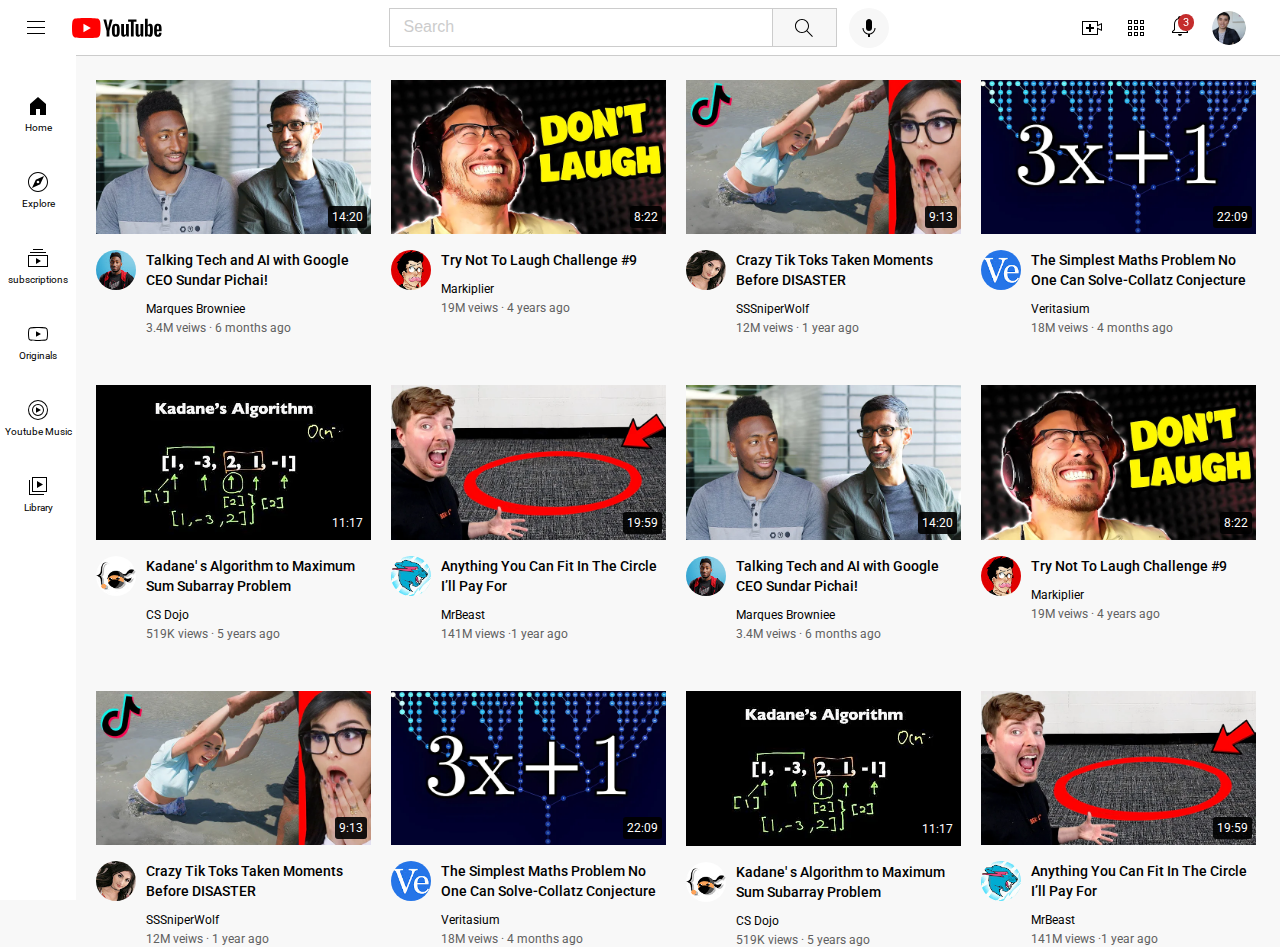
<file: index.html>
<!DOCTYPE html>

<html>
<head>
  <meta http-equiv="CONTENT-TYPE" content="text/html; charset=UTF-8">
  <title>youtube.com</title>
  <link rel="icon" type="image/x-icon" href="images/youtube-logo-title.avif">
  <link rel="preconnect" href="https://fonts.googleapis.com">
<link rel="preconnect" href="https://fonts.gstatic.com" crossorigin>
<link href="https://fonts.googleapis.com/css2?family=Roboto:ital,wght@0,100;0,300;0,400;0,500;0,700;0,900;1,100;1,300;1,400;1,500;1,700;1,900&display=swap" rel="stylesheet">
<link rel="stylesheet" href="styles/header.css">
<link rel="stylesheet" href="styles/sidebar.css">
<link rel="stylesheet" href="styles/general.css">
<link rel="stylesheet" href="styles/vedio.css">
  
</head>
<body>
     <div class="header">
          <div class="left-section">
            <img class="Hamburg-menu"src="images/hamburger-menu.svg"> 
            <img class="youtube-logo"src="images/youtube-logo.svg">
            </div>
          <div class="middel-section">
            <input class="search-box" type="text" placeholder="Search">
            
              <button class="search-button">
                <img class="search-icon" src="images/search.svg">  
                <div class="tooltip">Search</div> 
              </button>
                
           
               <button class="voice-button">
            <img class="voice-search-icon" src="images/voice-search-icon.svg">
               <div class="tooltip">search with your voice</div> 
            </button>
          </div>
          <div class="right-section">
            <div class="upload-icon-container">
              <img class="upload-icon" src="images/upload.svg">
              <div class="tooltip">create</div>
            </div>
              <img class="youtube-apps-icon" src="images/youtube-apps.svg"> 
             <div class="notifications">
              <img class="notification-icon" src="images/notifications.svg">
              <div >3</div>
            
            </div>
              <img class="my-channel-icon" src="images/my-channel.jpeg">
          </div>
      </div>
      <div class="side-bar">
            <div  class="side-bar-link"ss>
              <img src="images/home.svg">
              <div>Home</div>
            </div>
              
            <div class="side-bar-link">
              <img src="images/explore.svg">
              <div>Explore</div>
            </div>
            <div class="side-bar-link">
              <img src="images/subscriptions.svg">
              <div>subscriptions</div>
            </div>
          
            <div class="side-bar-link">
              <img src="images/originals.svg">
              <div>Originals</div>
            </div>
          
          <div class="side-bar-link">
            <img src="images/youtube-music.svg">
            <div>Youtube Music</div>
          </div>
          
            <div class="side-bar-link">
              <img src="images/library.svg">
              <div>Library</div>
            </div>
            
            
        </div>
        
      <div class="vedio-grid">
          
        
        <div class="vedio-preveiw">
          <div class="thumbnail-row">
            <img class="thumbnail" src="images/thumbnail-1.webp">
            <div class="vedio-time">14:20</div>
          </div>
          <div class="vedio-info-grid">
              <div class="channel-picture">
                <img class="profile-picture" src="images/channel-1.jpeg"> 
              </div>
              <div class="vedio-info">
                  <p class="vedio-title">
                Talking Tech and AI with Google CEO Sundar Pichai!
              </p>
              <p class="vedio-author">
                Marques Browniee
              </p>
              <p class="vedio-stats">
                3.4M veiws &#183; 6 months ago 
              </p>
              </div>
          </div>
        </div>
        
        <div class="vedio-preveiw">
          <div class="thumbnail-row">
          <img class="thumbnail" src="images/thumbnail-2.webp">
          <div class="vedio-time">8:22</div>
          </div>
          <div class="vedio-info-grid">
            <div class="channel-picture">
              <img class="profile-picture" src="images/channel-2.jpeg">
            </div>
            <div class="vedio-info">
              <p class="vedio-title">
            Try Not To Laugh Challenge #9 
          </p>
          <p class="vedio-author">
            Markiplier
          </p>
          <p class="vedio-stats">
            19M veiws &#183; 4 years ago 
          </p>
            </div>   
          </div>
        </div>
        <div class="vedio-preveiw">
          <div class="thumbnail-row">
            <img class="thumbnail" src="images/thumbnail-3.webp">
            <div class="vedio-time">9:13</div>
          </div>
          <div class="vedio-info-grid">
            <div class="channel-picture">
              <img class="profile-picture" src="images/channel-3.jpeg"> 
            </div>
            <div class="vedio-info">
              <p class="vedio-title">
                Crazy Tik Toks Taken Moments Before DISASTER
              </p>
              <p class="vedio-author">
                SSSniperWolf
              </p>
              <p class="vedio-stats">
                12M veiws &#183; 1 year ago
              </p>
            </div> 
          </div>
        </div>
        
        <div class="vedio-preveiw">
          <div class="thumbnail-row">
          <img class="thumbnail" src="images/thumbnail-4.webp">
          <div class="vedio-time">22:09</div>
          </div>
          <div class="vedio-info-grid">
            <div class="channel-picture">
              <img class="profile-picture" src="images/channel-4.jpeg">
            </div>
            <div class="vedio-info">
              <p class="vedio-title">
              The Simplest Maths Problem No One Can Solve-Collatz Conjecture
            </p>
            <p class="vedio-author">
              Veritasium
            </p>
            <p class="vedio-stats">
            18M veiws &#183; 4 months ago 
            </p>
            </div>   
          </div>
        </div>
        <div class="vedio-preveiw">
          <div class="thumbnail-row">
          <img class="thumbnail" src="images/thumbnail-5.webp">
          <div class="vedio-time">11:17</div>
          </div>
          <div class="vedio-info-grid">
            <div class="channel-picture">
              <img class="profile-picture" src="images/channel-5.jpeg">
            </div>
            <div class="vedio-info">
              <p class="vedio-title">
              Kadane&apos;
      s Algorithm to Maximum Sum Subarray Problem
            </p>
            <p class="vedio-author">
              CS Dojo
            </p>
            <p class="vedio-stats">
            519K views &#183; 5 years ago 
            </p>
            </div>   
          </div>
        </div>
        <div class="vedio-preveiw">
          <div class="thumbnail-row">
          <img class="thumbnail" src="images/thumbnail-6.webp">
          <div class="vedio-time">19:59</div>
          </div>
          <div class="vedio-info-grid">
            <div class="channel-picture">
              <img class="profile-picture" src="images/channel-6.jpeg">
            </div>
            <div class="vedio-info">
              <p class="vedio-title">
              Anything You Can Fit In The Circle I’ll Pay For
            </p>
            <p class="vedio-author">
              MrBeast
            </p>
            <p class="vedio-stats">
              141M views &#183;1 year ago
            </p>
            </div>   
          </div>
        </div><div class="vedio-preveiw">
          <div class="thumbnail-row">
            <img class="thumbnail" src="images/thumbnail-1.webp">
            <div class="vedio-time">14:20</div>
          </div>
          <div class="vedio-info-grid">
              <div class="channel-picture">
                <img class="profile-picture" src="images/channel-1.jpeg"> 
              </div>
              <div class="vedio-info">
                  <p class="vedio-title">
                Talking Tech and AI with Google CEO Sundar Pichai!
              </p>
              <p class="vedio-author">
                Marques Browniee
              </p>
              <p class="vedio-stats">
                3.4M veiws &#183; 6 months ago 
              </p>
              </div>
          </div>
        </div>
        
        <div class="vedio-preveiw">
          <div class="thumbnail-row">
          <img class="thumbnail" src="images/thumbnail-2.webp">
          <div class="vedio-time">8:22</div>
          </div>
          <div class="vedio-info-grid">
            <div class="channel-picture">
              <img class="profile-picture" src="images/channel-2.jpeg">
            </div>
            <div class="vedio-info">
              <p class="vedio-title">
            Try Not To Laugh Challenge #9 
          </p>
          <p class="vedio-author">
            Markiplier
          </p>
          <p class="vedio-stats">
            19M veiws &#183; 4 years ago 
          </p>
            </div>   
          </div>
        </div>
        <div class="vedio-preveiw">
          <div class="thumbnail-row">
            <img class="thumbnail" src="images/thumbnail-3.webp">
            <div class="vedio-time">9:13</div>
          </div>
          <div class="vedio-info-grid">
            <div class="channel-picture">
              <img class="profile-picture" src="images/channel-3.jpeg"> 
            </div>
            <div class="vedio-info">
              <p class="vedio-title">
                Crazy Tik Toks Taken Moments Before DISASTER
              </p>
              <p class="vedio-author">
                SSSniperWolf
              </p>
              <p class="vedio-stats">
                12M veiws &#183; 1 year ago
              </p>
            </div> 
          </div>
        </div>
        
        <div class="vedio-preveiw">
          <div class="thumbnail-row">
          <img class="thumbnail" src="images/thumbnail-4.webp">
          <div class="vedio-time">22:09</div>
          </div>
          <div class="vedio-info-grid">
            <div class="channel-picture">
              <img class="profile-picture" src="images/channel-4.jpeg">
            </div>
            <div class="vedio-info">
              <p class="vedio-title">
              The Simplest Maths Problem No One Can Solve-Collatz Conjecture
            </p>
            <p class="vedio-author">
              Veritasium
            </p>
            <p class="vedio-stats">
            18M veiws &#183; 4 months ago 
            </p>
            </div>   
          </div>
        </div>
        <div class="vedio-preveiw">
          <div class="thumbnail-row">
          <img class="thumbnail" src="images/thumbnail-5.webp">
          <div class="vedio-time">11:17</div>
          </div>
          <div class="vedio-info-grid">
            <div class="channel-picture">
              <img class="profile-picture" src="images/channel-5.jpeg">
            </div>
            <div class="vedio-info">
              <p class="vedio-title">
              Kadane&apos;
      s Algorithm to Maximum Sum Subarray Problem
            </p>
            <p class="vedio-author">
              CS Dojo
            </p>
            <p class="vedio-stats">
            519K views &#183; 5 years ago 
            </p>
            </div>   
          </div>
        </div>
        <div class="vedio-preveiw">
          <div class="thumbnail-row">
          <img class="thumbnail" src="images/thumbnail-6.webp">
          <div class="vedio-time">19:59</div>
          </div>
          <div class="vedio-info-grid">
            <div class="channel-picture">
              <img class="profile-picture" src="images/channel-6.jpeg">
            </div>
            <div class="vedio-info">
              <p class="vedio-title">
              Anything You Can Fit In The Circle I’ll Pay For
            </p>
            <p class="vedio-author">
              MrBeast
            </p>
            <p class="vedio-stats">
              141M views &#183;1 year ago
            </p>
            </div>   
          </div>
        </div>
      </div>
 
</body>
</html>
</file>
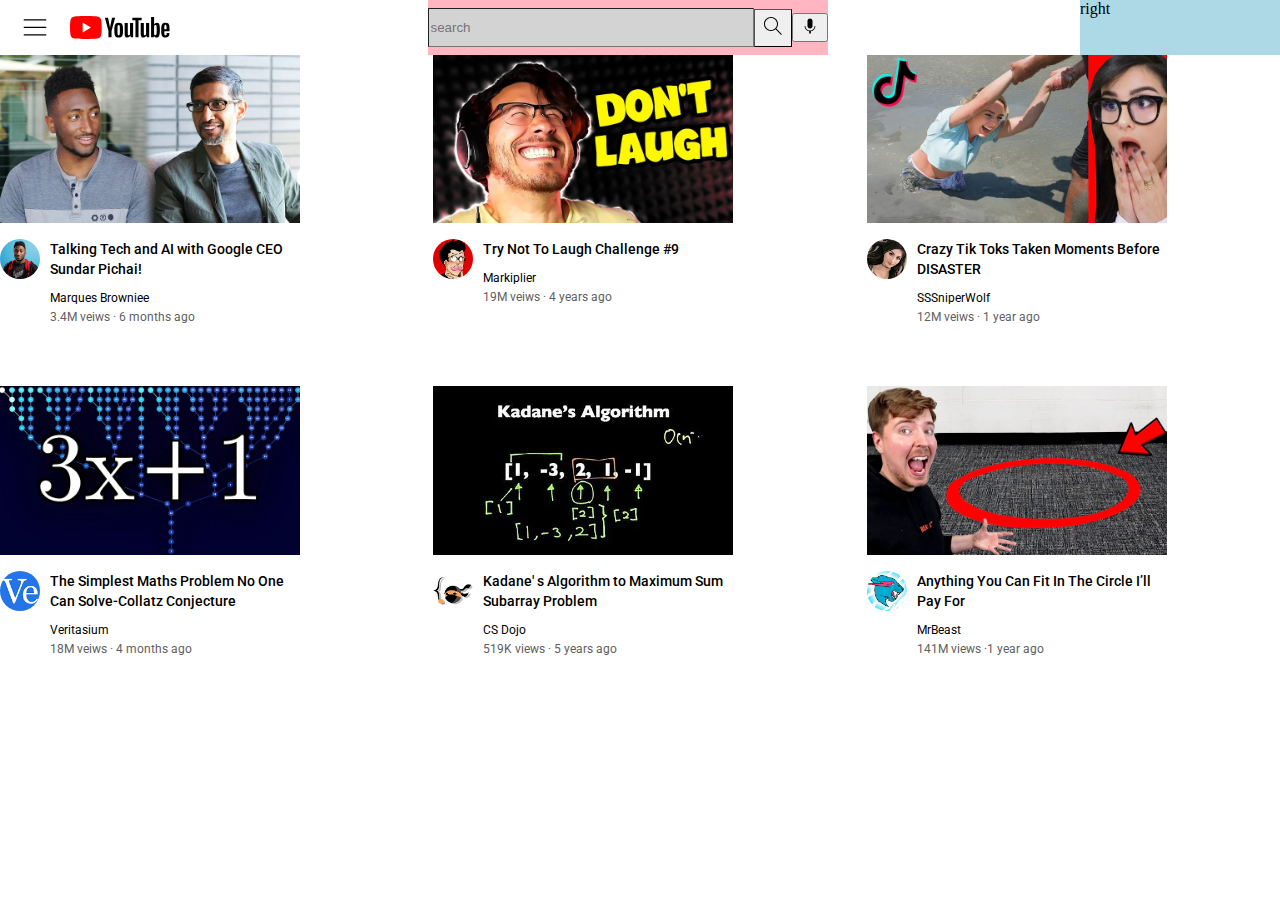
<file: 01-youtube.html>
<!DOCTYPE html>

<html>
<head>
  <meta http-equiv="CONTENT-TYPE" content="text/html; charset=UTF-8">
  <title>youtube.com clone</title>
  <link rel="preconnect" href="https://fonts.googleapis.com">
<link rel="preconnect" href="https://fonts.gstatic.com" crossorigin>
<link href="https://fonts.googleapis.com/css2?family=Roboto:ital,wght@0,100;0,300;0,400;0,500;0,700;0,900;1,100;1,300;1,400;1,500;1,700;1,900&display=swap" rel="stylesheet">
<style>
    body
  {
      margin:0px;
     
  }
      
  
     
  p
  {
    margin-top:0px;
    margin-bottom:0px;
  }
  .header
  {
    height:55px;
    display:flex;
    flex-direction:row;
    justify-content:space-between;
  }
  .left-section{
    display:flex;
    align-items:center;
    
   
  }
  .Hamburg-menu{
      
      height:30px;
      margin-left:20px;
      margin-right:20px;
  
  }
  .youtube-logo{
      
      heigth:30px;
      width:100px;
     
  }
  .middel-section{
    background-color:lightpink;
    margin-left:35px;
    margin-right:30px;
    display:flex;
    align-items:center;
    flex:1;
    max-width:400px;
  }
  .search-box{
      height:35px;
      background-color:lightgray;
      border-width:1px;
      flex:1;
  }
  .search-icon{
  height:24px;
      
  }
  .voice-search-icon{
      height:20px;
  }
  .search-button{
      
     height:38px;
     border-width:1px;
  }
  .voice-button{
      height
  }
  .right-section{
   background-color:lightblue;
    width:200px;
  }
  .vedio
  {
    display:grid;
    grid-template-columns:1fr 1fr 1fr;
    column-gap:20px;
    row-gap:50px;
    
  }
  
  .vedio-preveiw
  {
    width:300px;
    margin-top:0px;
    margin-bottom:12px; 
  }
  
  .vedio-grid
  {
    display:grid;
    grid-template-columns:50px 1fr;
   
  }
  
  .profile-picture
  {
    border-radius:50px;
    width:40px;
  }
  .thumbnail-row
  {
   margin-bottom:12px;
  } 
  .vedio-author
  { 
    font-family:Roboto;
    font-size: 12px;
    color:(96,96,96);
    margin-bottom:5px;
  }
  .vedio-stats
  {
    font-family:Roboto;
    font-size: 12px;
    color: rgb(96, 96, 96);
  }
  .thumbnail
  {
    width:100%;
  }
  
  .vedio-title 
  {
    font-size:14px;
    font-family:Roboto;
    font-weight:500;
    line-height:20px;
    margin-bottom:12px;
  }

</style>
     

  
</head>
<body>
  <div class="header">
    <div class="left-section">
      <img class="Hamburg-menu"src="images/hamburger-menu.svg"> 
      <img class="youtube-logo"src="images/youtube-logo.svg">
    </div>
    <div class="middel-section">
      <input class="search-box" type="text" placeholder="search">
      <button class="search-button">
       <img class="search-icon" src="search.svg">   
      </button>
      <button class="voice-button">
      <img class="voice-search-icon" src="voice-search-icon.svg">
      </button>
      
    </div>
    <div class="right-section">
      right
    </div>
  </div>
  
  <div class="vedio">
    
   <div class="vedio-preveiw">
     <div class="thumbnail-row">
      <img class="thumbnail" src="thumbnail-1.webp">
     </div>
     <div class="vedio-grid">
       <div class="channel-picture">
        <img class="profile-picture" src="channel-1.jpeg"> 
       </div>
       <div class="vedio-info">
        <p class="vedio-title">
      Talking Tech and AI with Google CEO Sundar Pichai!
    </p>
    <p class="vedio-author">
       Marques Browniee
    </p>
    <p class="vedio-stats">
       3.4M veiws &#183; 6 months ago 
    </p>
       </div>
     </div>
   </div>
   
  <div class="vedio-preveiw">
    <div class="thumbnail-row">
     <img class="thumbnail" src="images/thumbnail-2.webp">
    </div>
    <div class="vedio-grid">
      <div class="channel-picture">
        <img class="profile-picture" src="images/channel-2.jpeg">
      </div>
      <div class="vedio-info">
        <p class="vedio-title">
      Try Not To Laugh Challenge #9 
    </p>
    <p class="vedio-author">
       Markiplier
    </p>
    <p class="vedio-stats">
       19M veiws &#183; 4 years ago 
    </p>
      </div>   
    </div>
  </div>
  <div class="vedio-preveiw">
    <div class="thumbnail-row">
      <img class="thumbnail" src="images/thumbnail-3.webp">
    </div>
    <div class="vedio-grid">
      <div class="channel-picture">
        <img class="profile-picture" src="images/channel-3.jpeg"> 
      </div>
      <div class="vedio-info">
        <p class="vedio-title">
           Crazy Tik Toks Taken Moments Before DISASTER
        </p>
        <p class="vedio-author">
           SSSniperWolf
        </p>
        <p class="vedio-stats">
           12M veiws &#183; 1 year ago
        </p>
      </div> 
    </div>
  </div>
   
  <div class="vedio-preveiw">
    <div class="thumbnail-row">
     <img class="thumbnail" src="images/thumbnail-4.webp">
    </div>
    <div class="vedio-grid">
      <div class="channel-picture">
        <img class="profile-picture" src="images/channel-4.jpeg">
      </div>
      <div class="vedio-info">
        <p class="vedio-title">
         The Simplest Maths Problem No One Can Solve-Collatz Conjecture
       </p>
       <p class="vedio-author">
         Veritasium
       </p>
       <p class="vedio-stats">
       18M veiws &#183; 4 months ago 
       </p>
      </div>   
    </div>
  </div>
  <div class="vedio-preveiw">
    <div class="thumbnail-row">
     <img class="thumbnail" src="images/thumbnail-5.webp">
    </div>
    <div class="vedio-grid">
      <div class="channel-picture">
        <img class="profile-picture" src="images/channel-5.jpeg">
      </div>
      <div class="vedio-info">
        <p class="vedio-title">
         Kadane&apos;
s Algorithm to Maximum Sum Subarray Problem
       </p>
       <p class="vedio-author">
         CS Dojo
       </p>
       <p class="vedio-stats">
       519K views &#183; 5 years ago 
       </p>
      </div>   
    </div>
  </div>
  <div class="vedio-preveiw">
    <div class="thumbnail-row">
     <img class="thumbnail" src="images/thumbnail-6.webp">
    </div>
    <div class="vedio-grid">
      <div class="channel-picture">
        <img class="profile-picture" src="images/channel-6.jpeg">
      </div>
      <div class="vedio-info">
        <p class="vedio-title">
         Anything You Can Fit In The Circle I’ll Pay For
       </p>
       <p class="vedio-author">
         MrBeast
       </p>
       <p class="vedio-stats">
        141M views &#183;1 year ago
       </p>
      </div>   
    </div>
  </div>
  </div>
 
</body>
</html>
</file>
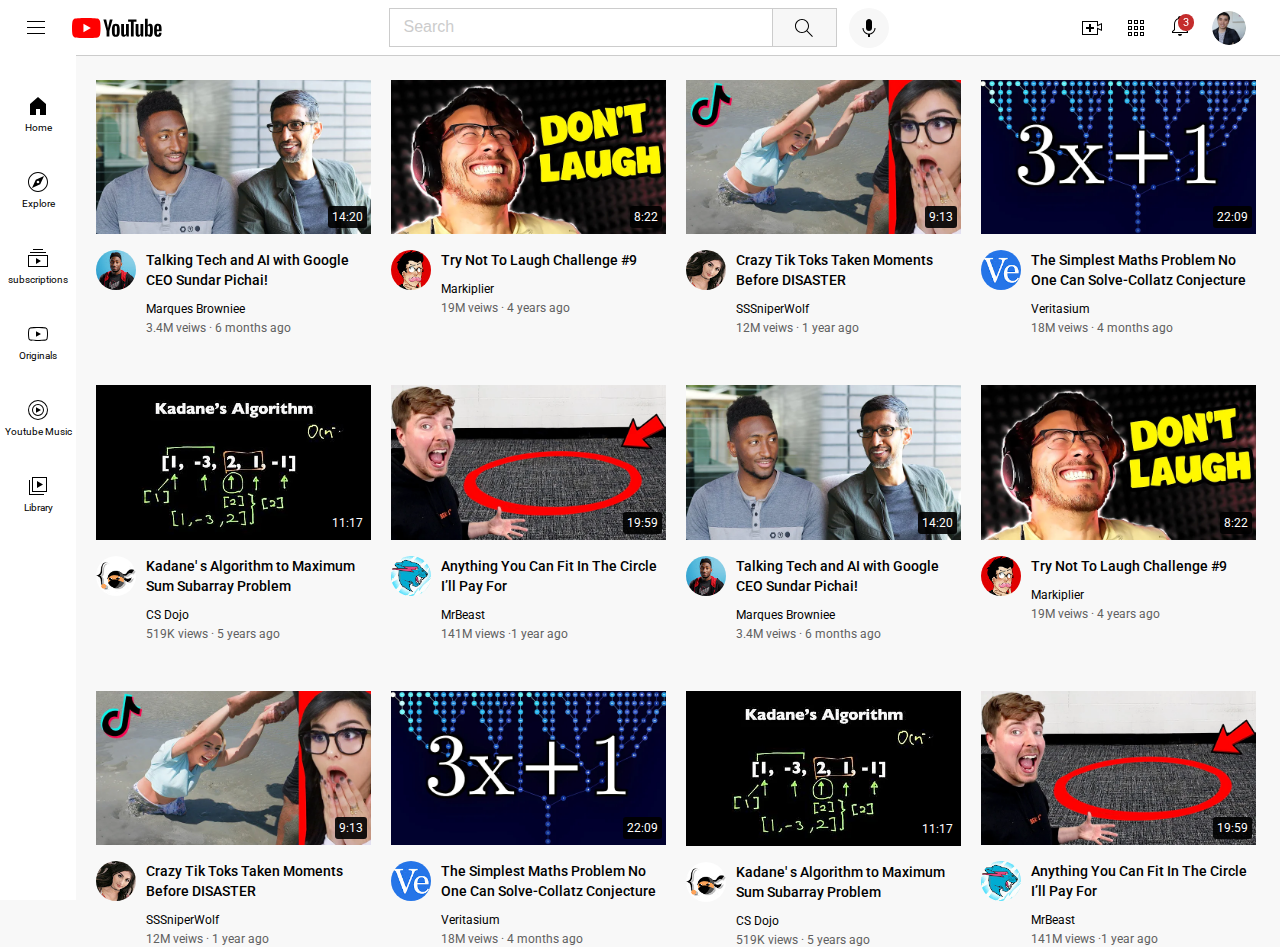
<file: YouTube.html>
<!DOCTYPE html>

<html>
<head>
  <meta http-equiv="CONTENT-TYPE" content="text/html; charset=UTF-8">
  <title>youtube.com clone</title>
  <link rel="preconnect" href="https://fonts.googleapis.com">
<link rel="preconnect" href="https://fonts.gstatic.com" crossorigin>
<link href="https://fonts.googleapis.com/css2?family=Roboto:ital,wght@0,100;0,300;0,400;0,500;0,700;0,900;1,100;1,300;1,400;1,500;1,700;1,900&display=swap" rel="stylesheet">
<link rel="stylesheet" href="styles/header.css">
<link rel="stylesheet" href="styles/sidebar.css">
<link rel="stylesheet" href="styles/general.css">
<link rel="stylesheet" href="styles/vedio.css">
  
</head>
<body>
     <div class="header">
          <div class="left-section">
            <img class="Hamburg-menu"src="images/hamburger-menu.svg"> 
            <img class="youtube-logo"src="images/youtube-logo.svg">
            </div>
          <div class="middel-section">
            <input class="search-box" type="text" placeholder="Search">
            
              <button class="search-button">
                <img class="search-icon" src="images/search.svg">  
                <div class="tooltip">Search</div> 
              </button>
                
           
               <button class="voice-button">
            <img class="voice-search-icon" src="images/voice-search-icon.svg">
               <div class="tooltip">search with your voice</div> 
            </button>
          </div>
          <div class="right-section">
            <div class="upload-icon-container">
              <img class="upload-icon" src="images/upload.svg">
              <div class="tooltip">create</div>
            </div>
              <img class="youtube-apps-icon" src="images/youtube-apps.svg"> 
             <div class="notifications">
              <img class="notification-icon" src="images/notifications.svg">
              <div >3</div>
            
            </div>
              <img class="my-channel-icon" src="images/my-channel.jpeg">
          </div>
      </div>
      <div class="side-bar">
            <div  class="side-bar-link"ss>
              <img src="images/home.svg">
              <div>Home</div>
            </div>
              
            <div class="side-bar-link">
              <img src="images/explore.svg">
              <div>Explore</div>
            </div>
            <div class="side-bar-link">
              <img src="images/subscriptions.svg">
              <div>subscriptions</div>
            </div>
          
            <div class="side-bar-link">
              <img src="images/originals.svg">
              <div>Originals</div>
            </div>
          
          <div class="side-bar-link">
            <img src="images/youtube-music.svg">
            <div>Youtube Music</div>
          </div>
          
            <div class="side-bar-link">
              <img src="images/library.svg">
              <div>Library</div>
            </div>
            
            
        </div>
        
      <div class="vedio-grid">
          
        
        <div class="vedio-preveiw">
          <div class="thumbnail-row">
            <img class="thumbnail" src="images/thumbnail-1.webp">
            <div class="vedio-time">14:20</div>
          </div>
          <div class="vedio-info-grid">
              <div class="channel-picture">
                <img class="profile-picture" src="images/channel-1.jpeg"> 
              </div>
              <div class="vedio-info">
                  <p class="vedio-title">
                Talking Tech and AI with Google CEO Sundar Pichai!
              </p>
              <p class="vedio-author">
                Marques Browniee
              </p>
              <p class="vedio-stats">
                3.4M veiws &#183; 6 months ago 
              </p>
              </div>
          </div>
        </div>
        
        <div class="vedio-preveiw">
          <div class="thumbnail-row">
          <img class="thumbnail" src="images/thumbnail-2.webp">
          <div class="vedio-time">8:22</div>
          </div>
          <div class="vedio-info-grid">
            <div class="channel-picture">
              <img class="profile-picture" src="images/channel-2.jpeg">
            </div>
            <div class="vedio-info">
              <p class="vedio-title">
            Try Not To Laugh Challenge #9 
          </p>
          <p class="vedio-author">
            Markiplier
          </p>
          <p class="vedio-stats">
            19M veiws &#183; 4 years ago 
          </p>
            </div>   
          </div>
        </div>
        <div class="vedio-preveiw">
          <div class="thumbnail-row">
            <img class="thumbnail" src="images/thumbnail-3.webp">
            <div class="vedio-time">9:13</div>
          </div>
          <div class="vedio-info-grid">
            <div class="channel-picture">
              <img class="profile-picture" src="images/channel-3.jpeg"> 
            </div>
            <div class="vedio-info">
              <p class="vedio-title">
                Crazy Tik Toks Taken Moments Before DISASTER
              </p>
              <p class="vedio-author">
                SSSniperWolf
              </p>
              <p class="vedio-stats">
                12M veiws &#183; 1 year ago
              </p>
            </div> 
          </div>
        </div>
        
        <div class="vedio-preveiw">
          <div class="thumbnail-row">
          <img class="thumbnail" src="images/thumbnail-4.webp">
          <div class="vedio-time">22:09</div>
          </div>
          <div class="vedio-info-grid">
            <div class="channel-picture">
              <img class="profile-picture" src="images/channel-4.jpeg">
            </div>
            <div class="vedio-info">
              <p class="vedio-title">
              The Simplest Maths Problem No One Can Solve-Collatz Conjecture
            </p>
            <p class="vedio-author">
              Veritasium
            </p>
            <p class="vedio-stats">
            18M veiws &#183; 4 months ago 
            </p>
            </div>   
          </div>
        </div>
        <div class="vedio-preveiw">
          <div class="thumbnail-row">
          <img class="thumbnail" src="images/thumbnail-5.webp">
          <div class="vedio-time">11:17</div>
          </div>
          <div class="vedio-info-grid">
            <div class="channel-picture">
              <img class="profile-picture" src="images/channel-5.jpeg">
            </div>
            <div class="vedio-info">
              <p class="vedio-title">
              Kadane&apos;
      s Algorithm to Maximum Sum Subarray Problem
            </p>
            <p class="vedio-author">
              CS Dojo
            </p>
            <p class="vedio-stats">
            519K views &#183; 5 years ago 
            </p>
            </div>   
          </div>
        </div>
        <div class="vedio-preveiw">
          <div class="thumbnail-row">
          <img class="thumbnail" src="images/thumbnail-6.webp">
          <div class="vedio-time">19:59</div>
          </div>
          <div class="vedio-info-grid">
            <div class="channel-picture">
              <img class="profile-picture" src="images/channel-6.jpeg">
            </div>
            <div class="vedio-info">
              <p class="vedio-title">
              Anything You Can Fit In The Circle I’ll Pay For
            </p>
            <p class="vedio-author">
              MrBeast
            </p>
            <p class="vedio-stats">
              141M views &#183;1 year ago
            </p>
            </div>   
          </div>
        </div><div class="vedio-preveiw">
          <div class="thumbnail-row">
            <img class="thumbnail" src="images/thumbnail-1.webp">
            <div class="vedio-time">14:20</div>
          </div>
          <div class="vedio-info-grid">
              <div class="channel-picture">
                <img class="profile-picture" src="images/channel-1.jpeg"> 
              </div>
              <div class="vedio-info">
                  <p class="vedio-title">
                Talking Tech and AI with Google CEO Sundar Pichai!
              </p>
              <p class="vedio-author">
                Marques Browniee
              </p>
              <p class="vedio-stats">
                3.4M veiws &#183; 6 months ago 
              </p>
              </div>
          </div>
        </div>
        
        <div class="vedio-preveiw">
          <div class="thumbnail-row">
          <img class="thumbnail" src="images/thumbnail-2.webp">
          <div class="vedio-time">8:22</div>
          </div>
          <div class="vedio-info-grid">
            <div class="channel-picture">
              <img class="profile-picture" src="images/channel-2.jpeg">
            </div>
            <div class="vedio-info">
              <p class="vedio-title">
            Try Not To Laugh Challenge #9 
          </p>
          <p class="vedio-author">
            Markiplier
          </p>
          <p class="vedio-stats">
            19M veiws &#183; 4 years ago 
          </p>
            </div>   
          </div>
        </div>
        <div class="vedio-preveiw">
          <div class="thumbnail-row">
            <img class="thumbnail" src="images/thumbnail-3.webp">
            <div class="vedio-time">9:13</div>
          </div>
          <div class="vedio-info-grid">
            <div class="channel-picture">
              <img class="profile-picture" src="images/channel-3.jpeg"> 
            </div>
            <div class="vedio-info">
              <p class="vedio-title">
                Crazy Tik Toks Taken Moments Before DISASTER
              </p>
              <p class="vedio-author">
                SSSniperWolf
              </p>
              <p class="vedio-stats">
                12M veiws &#183; 1 year ago
              </p>
            </div> 
          </div>
        </div>
        
        <div class="vedio-preveiw">
          <div class="thumbnail-row">
          <img class="thumbnail" src="images/thumbnail-4.webp">
          <div class="vedio-time">22:09</div>
          </div>
          <div class="vedio-info-grid">
            <div class="channel-picture">
              <img class="profile-picture" src="images/channel-4.jpeg">
            </div>
            <div class="vedio-info">
              <p class="vedio-title">
              The Simplest Maths Problem No One Can Solve-Collatz Conjecture
            </p>
            <p class="vedio-author">
              Veritasium
            </p>
            <p class="vedio-stats">
            18M veiws &#183; 4 months ago 
            </p>
            </div>   
          </div>
        </div>
        <div class="vedio-preveiw">
          <div class="thumbnail-row">
          <img class="thumbnail" src="images/thumbnail-5.webp">
          <div class="vedio-time">11:17</div>
          </div>
          <div class="vedio-info-grid">
            <div class="channel-picture">
              <img class="profile-picture" src="images/channel-5.jpeg">
            </div>
            <div class="vedio-info">
              <p class="vedio-title">
              Kadane&apos;
      s Algorithm to Maximum Sum Subarray Problem
            </p>
            <p class="vedio-author">
              CS Dojo
            </p>
            <p class="vedio-stats">
            519K views &#183; 5 years ago 
            </p>
            </div>   
          </div>
        </div>
        <div class="vedio-preveiw">
          <div class="thumbnail-row">
          <img class="thumbnail" src="images/thumbnail-6.webp">
          <div class="vedio-time">19:59</div>
          </div>
          <div class="vedio-info-grid">
            <div class="channel-picture">
              <img class="profile-picture" src="images/channel-6.jpeg">
            </div>
            <div class="vedio-info">
              <p class="vedio-title">
              Anything You Can Fit In The Circle I’ll Pay For
            </p>
            <p class="vedio-author">
              MrBeast
            </p>
            <p class="vedio-stats">
              141M views &#183;1 year ago
            </p>
            </div>   
          </div>
        </div>
      </div>
 
</body>
</html>
</file>
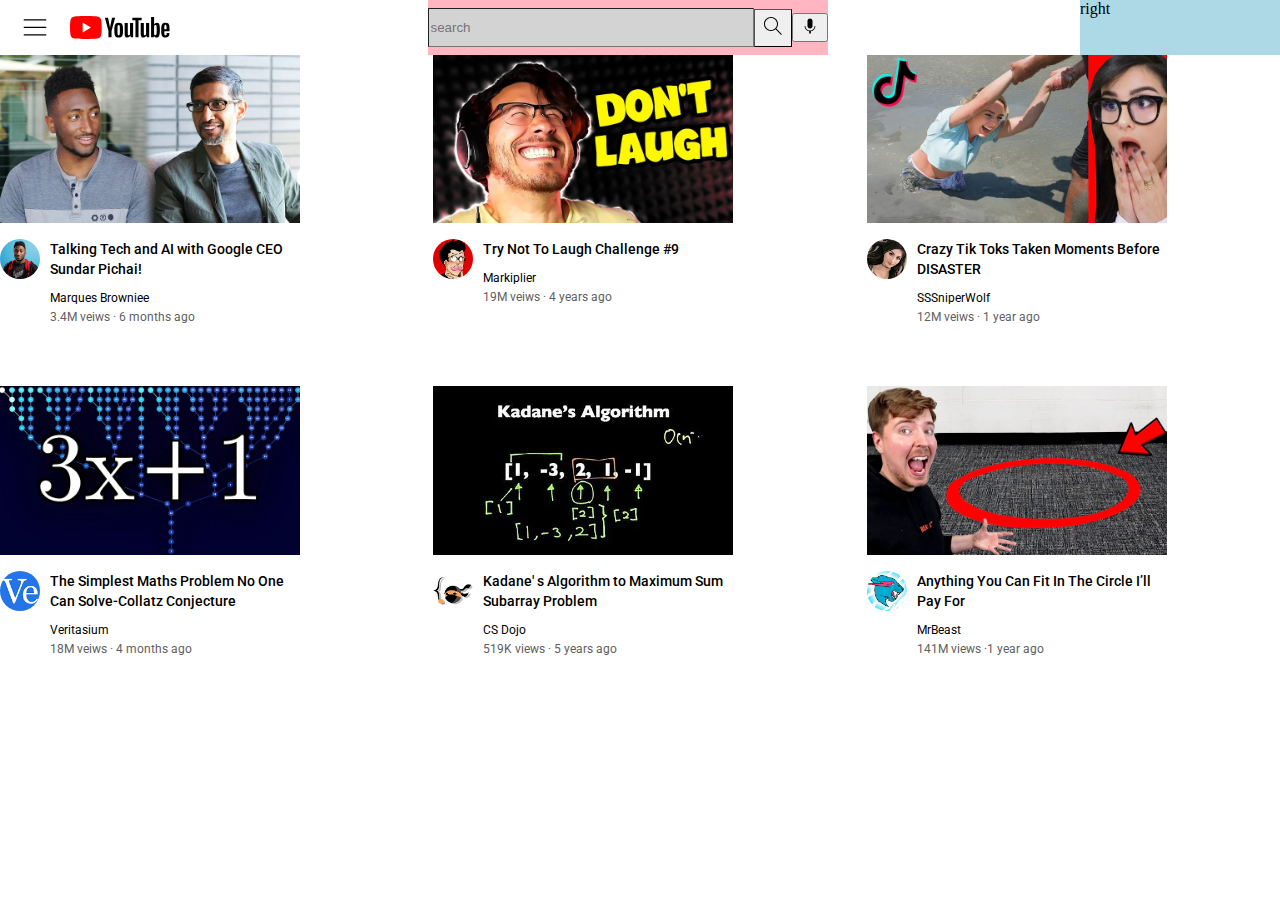
<file: YouTubeterb.html>
<!DOCTYPE html>

<html>
<head>
  <meta http-equiv="CONTENT-TYPE" content="text/html; charset=UTF-8">
  <title>youtube.com clone</title>
  <link rel="preconnect" href="https://fonts.googleapis.com">
<link rel="preconnect" href="https://fonts.gstatic.com" crossorigin>
<link href="https://fonts.googleapis.com/css2?family=Roboto:ital,wght@0,100;0,300;0,400;0,500;0,700;0,900;1,100;1,300;1,400;1,500;1,700;1,900&display=swap" rel="stylesheet">
<style>
    body
  {
      margin:0px;
     
  }
      
  
     
  p
  {
    margin-top:0px;
    margin-bottom:0px;
  }
  .header
  {
    height:55px;
    display:flex;
    flex-direction:row;
    justify-content:space-between;
  }
  .left-section{
    display:flex;
    align-items:center;
    
   
  }
  .Hamburg-menu{
      
      height:30px;
      margin-left:20px;
      margin-right:20px;
  
  }
  .youtube-logo{
      
      heigth:30px;
      width:100px;
     
  }
  .middel-section{
    background-color:lightpink;
    margin-left:35px;
    margin-right:30px;
    display:flex;
    align-items:center;
    flex:1;
    max-width:400px;
  }
  .search-box{
      height:35px;
      background-color:lightgray;
      border-width:1px;
      flex:1;
  }
  .search-icon{
  height:24px;
      
  }
  .voice-search-icon{
      height:20px;
  }
  .search-button{
      
     height:38px;
     border-width:1px;
  }
  .voice-button{
      height
  }
  .right-section{
   background-color:lightblue;
    width:200px;
  }
  .vedio
  {
    display:grid;
    grid-template-columns:1fr 1fr 1fr;
    column-gap:20px;
    row-gap:50px;
    
  }
  
  .vedio-preveiw
  {
    width:300px;
    margin-top:0px;
    margin-bottom:12px; 
  }
  
  .vedio-grid
  {
    display:grid;
    grid-template-columns:50px 1fr;
   
  }
  
  .profile-picture
  {
    border-radius:50px;
    width:40px;
  }
  .thumbnail-row
  {
   margin-bottom:12px;
  } 
  .vedio-author
  { 
    font-family:Roboto;
    font-size: 12px;
    color:(96,96,96);
    margin-bottom:5px;
  }
  .vedio-stats
  {
    font-family:Roboto;
    font-size: 12px;
    color: rgb(96, 96, 96);
  }
  .thumbnail
  {
    width:100%;
  }
  
  .vedio-title 
  {
    font-size:14px;
    font-family:Roboto;
    font-weight:500;
    line-height:20px;
    margin-bottom:12px;
  }

</style>
     

  
</head>
<body>
  <div class="header">
    <div class="left-section">
      <img class="Hamburg-menu"src="images/hamburger-menu.svg"> 
      <img class="youtube-logo"src="images/youtube-logo.svg">
    </div>
    <div class="middel-section">
      <input class="search-box" type="text" placeholder="search">
      <button class="search-button">
       <img class="search-icon" src="images/search.svg">   
      </button>
      <button class="voice-button">
      <img class="voice-search-icon" src="images/voice-search-icon.svg">
      </button>
      
    </div>
    <div class="right-section">
      right
    </div>
  </div>
  
  <div class="vedio">
    
   <div class="vedio-preveiw">
     <div class="thumbnail-row">
      <img class="thumbnail" src="images/thumbnail-1.webp">
     </div>
     <div class="vedio-grid">
       <div class="channel-picture">
        <img class="profile-picture" src="images/channel-1.jpeg"> 
       </div>
       <div class="vedio-info">
        <p class="vedio-title">
      Talking Tech and AI with Google CEO Sundar Pichai!
    </p>
    <p class="vedio-author">
       Marques Browniee
    </p>
    <p class="vedio-stats">
       3.4M veiws &#183; 6 months ago 
    </p>
       </div>
     </div>
   </div>
   
  <div class="vedio-preveiw">
    <div class="thumbnail-row">
     <img class="thumbnail" src="images/thumbnail-2.webp">
    </div>
    <div class="vedio-grid">
      <div class="channel-picture">
        <img class="profile-picture" src="images/channel-2.jpeg">
      </div>
      <div class="vedio-info">
        <p class="vedio-title">
      Try Not To Laugh Challenge #9 
    </p>
    <p class="vedio-author">
       Markiplier
    </p>
    <p class="vedio-stats">
       19M veiws &#183; 4 years ago 
    </p>
      </div>   
    </div>
  </div>
  <div class="vedio-preveiw">
    <div class="thumbnail-row">
      <img class="thumbnail" src="images/thumbnail-3.webp">
    </div>
    <div class="vedio-grid">
      <div class="channel-picture">
        <img class="profile-picture" src="images/channel-3.jpeg"> 
      </div>
      <div class="vedio-info">
        <p class="vedio-title">
           Crazy Tik Toks Taken Moments Before DISASTER
        </p>
        <p class="vedio-author">
           SSSniperWolf
        </p>
        <p class="vedio-stats">
           12M veiws &#183; 1 year ago
        </p>
      </div> 
    </div>
  </div>
   
  <div class="vedio-preveiw">
    <div class="thumbnail-row">
     <img class="thumbnail" src="images/thumbnail-4.webp">
    </div>
    <div class="vedio-grid">
      <div class="channel-picture">
        <img class="profile-picture" src="images/channel-4.jpeg">
      </div>
      <div class="vedio-info">
        <p class="vedio-title">
         The Simplest Maths Problem No One Can Solve-Collatz Conjecture
       </p>
       <p class="vedio-author">
         Veritasium
       </p>
       <p class="vedio-stats">
       18M veiws &#183; 4 months ago 
       </p>
      </div>   
    </div>
  </div>
  <div class="vedio-preveiw">
    <div class="thumbnail-row">
     <img class="thumbnail" src="images/thumbnail-5.webp">
    </div>
    <div class="vedio-grid">
      <div class="channel-picture">
        <img class="profile-picture" src="images/channel-5.jpeg">
      </div>
      <div class="vedio-info">
        <p class="vedio-title">
         Kadane&apos;
s Algorithm to Maximum Sum Subarray Problem
       </p>
       <p class="vedio-author">
         CS Dojo
       </p>
       <p class="vedio-stats">
       519K views &#183; 5 years ago 
       </p>
      </div>   
    </div>
  </div>
  <div class="vedio-preveiw">
    <div class="thumbnail-row">
     <img class="thumbnail" src="images/thumbnail-6.webp">
    </div>
    <div class="vedio-grid">
      <div class="channel-picture">
        <img class="profile-picture" src="images/channel-6.jpeg">
      </div>
      <div class="vedio-info">
        <p class="vedio-title">
         Anything You Can Fit In The Circle I’ll Pay For
       </p>
       <p class="vedio-author">
         MrBeast
       </p>
       <p class="vedio-stats">
        141M views &#183;1 year ago
       </p>
      </div>   
    </div>
  </div>
  </div>
 
</body>
</html>
</file>
<file: styles/header.css>
.header
  {
    height:55px;


    display:flex;
    flex-direction:row;
    justify-content:space-between;


    position:fixed;
    top:0px;
    left:0px;
    right:0px;
    background-color: white;
    z-index:100;


    border-bottom-width:1px;
    border-bottom-style: solid;
    border-bottom-color:rgb(204,204,204);

  }
  .left-section{
    display:flex;
    align-items:center;
    
   
  }
  .Hamburg-menu{
      
      height:24px;
      margin-left:24px;
      margin-right:24px;
  
  }
  .youtube-logo{
      
      height:20px;
      
  
     
  }
  .middel-section{
    
    margin-left:70px;
    margin-right:35px;
    display:flex;
    align-items:center;
    flex:1;
    max-width:500px;

  }
  .search-box{
      height:35px;
      background-color:rgb(255, 255, 255);
      border-color:rgb(204,204,204);
      border-style:solid;
      border-width:1px;
      flex:1;
      width:0px;
  }
  .search-box::placeholder{
   font-family:arial;
   padding-left:12px;
   font-size:16px;
   color:rgb(204,204,204);

  }
  .search-icon{
  height:24px;
      
  }
  .voice-search-icon{
      height:24px;
  }
  .search-button{
      
    font-family: Roboto,arial;
     height:39px;
     width:65px;
     border-width:1px;
     border-color:rgb(204,204,204);
     background-color:rgb(247, 247, 247);
     border-style:solid;
     margin-left:  -1px;
     position: relative;;
  }.search-button .tooltip ,.voice-button .tooltip,
  .upload-icon-container .tooltip
  {
    position: absolute;
    background-color: rgb(96, 96, 96);
    color:white;
    font-size: 12px;
    padding:8px;
    border-radius:2px;
    bottom:-50px;
    opacity:0;
    transition:opacity 0.15s;
    white-space:nowrap;
    pointer-events: none;
    display:flex;

  }
.search-button:hover .tooltip  ,.voice-button:hover .tooltip ,
.upload-icon-container:hover .tooltip
{

  opacity:1;
}
.search-button,.voice-button,.upload-icon-container{
  display: flex;
  justify-content: center;
  align-items: center;
  position: relative;
}

  .voice-button{
      height:40px;
      width:40px;
      margin-left: 12px;
      border:none;
      border-radius:20px;
      background-color:rgb(247, 247, 247);
    
  }
  .right-section{
   
    width:200px;
    display:flex;
    align-items: center;
  }
  .upload-icon-container{
    position: relative;
  }
  .upload-icon{

    height:24px;
    margin-right:20px ;
  }
  .youtube-apps-icon{
    height:24px;
    margin-right: 20px;
  }
  .notification-icon{
    height:24px;
    margin-right:20px;
  }
.notifications{
  position: relative;
}

  .notifications div{
    background-color: rgb(196, 44, 44);
    color: white;
    font-family:Roboto,arial;
    font-size:11px;
    padding-left: 5px;
    padding-right:5px;
    padding-top: 2px;
    padding-bottom:2px;
    
    border-radius:10px;
    border-width: 1px;
    border-color: white;
    position:absolute;
    top:0;
    right:18px;

  }
  .my-channel-icon{

    height:34px;
    border-radius: 20px;
    
  }
</file>
<file: styles/sidebar.css>
.side-bar{
    position:fixed;
    top:55px;
    bottom:0px;
    left:0px;
    width:76px;
    padding-top:20px;
    padding-bottom:20px;
    background-color: white;
    z-index: 200;
  }
  
  .side-bar-link:hover{
    background-color:rgb(241, 241, 241);
  }
  .side-bar img{
  
    height:24px;
    margin-bottom:4px;
    
  }
  
  
  .side-bar-link{
    display: flex;
    justify-content: center;
    align-items: center;
    flex-direction:column;
    height:76px;
    font-family:Roboto,arial;
    font-size:10px;
    cursor: pointer;
    
  }
</file>
<file: styles/general.css>
body
{
    font-family:Roboto,arial;
    margin:0px;
    padding-top:80px;
    padding-left:96px;
    padding-right: 24px;
    background-color: rgb(248, 248, 248);
   
}
    

   
p
{
  margin-top:0px;
  margin-bottom:0px;
}
</file>
<file: styles/vedio.css>
.vedio-grid
{
  display:grid;
  grid-template-columns:1fr 1fr  1fr;
  column-gap:20px;
  row-gap:50px;
  
}
@media(max-width:870px) {

  .vedio-grid{
    grid-template-columns: 1fr 1fr;
  }
}
@media(max-width:871px) and (min-width:1124px){
  .vedio-grid{

    grid-template-columns:1fr 1fr 1fr;
  }
}
@media(min-width:1125px) {
  .vedio-grid
  {
    grid-template-columns: 1fr 1fr 1fr 1fr;
  }
}
.vedio-info-grid
{
  display:grid;
  grid-template-columns:50px 1fr;
 
}

.profile-picture
{
  border-radius:50px;
  width:40px;
}
.thumbnail-row
{
 margin-bottom:12px;
 position: relative;
} 
.vedio-time{
  background-color: rgba(0, 0, 0, 0.9);
  color: white;
  position: absolute;
  right: 4px;
  bottom: 10px;
  font-family:Roboto,arial;
  padding-top:4px;
  padding-bottom: 4px;
  padding-left: 4px;
  padding-right:4px;
  font-size: 12px;
  border-radius: 3px;
}
.vedio-author
{ 
  font-family:Roboto;
  font-size: 12px;
  color:(96,96,96);
  margin-bottom:5px;
}
.vedio-stats
{
  font-family:Roboto;
  font-size: 12px;
  color: rgb(96, 96, 96);
}
.thumbnail
{
  width:100%;
}

.vedio-title 
{
  font-size:14px;
  font-family:Roboto;
  font-weight:500;
  line-height:20px;
  margin-bottom:12px;
}
</file>
